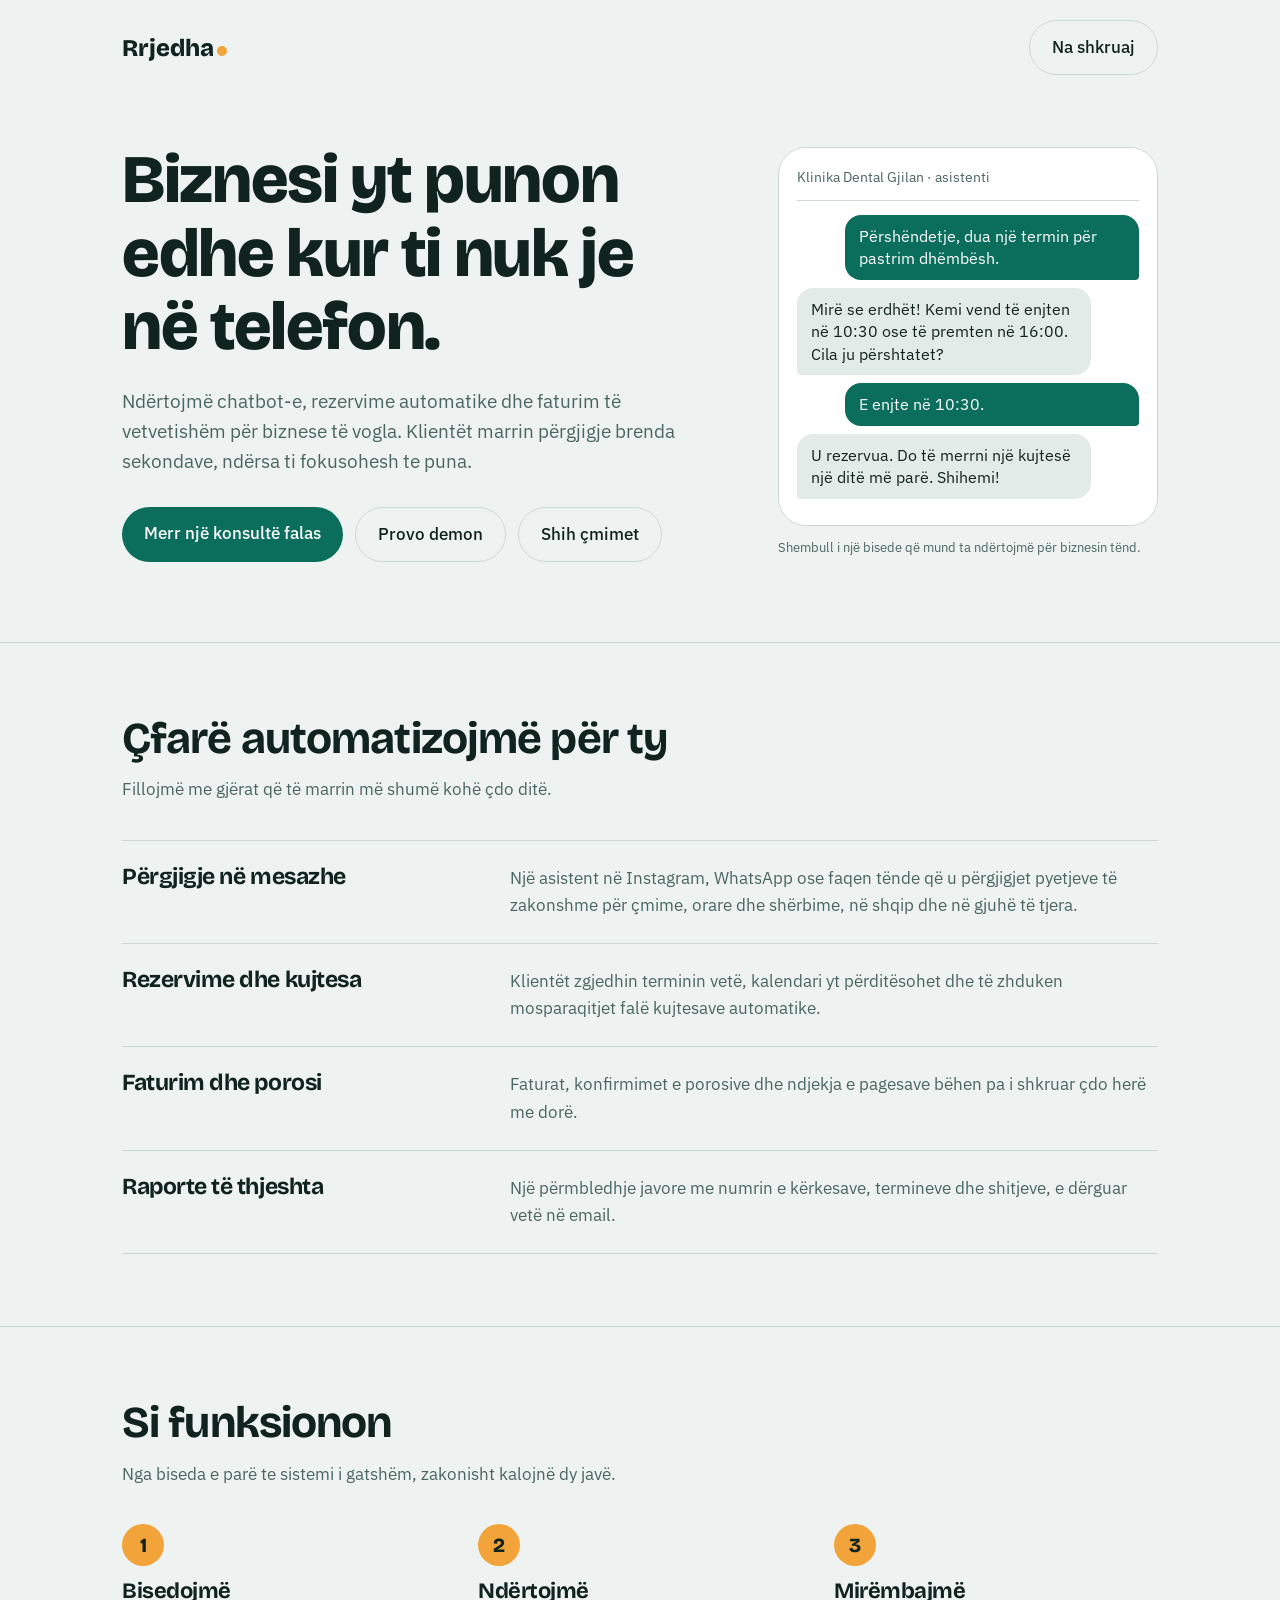
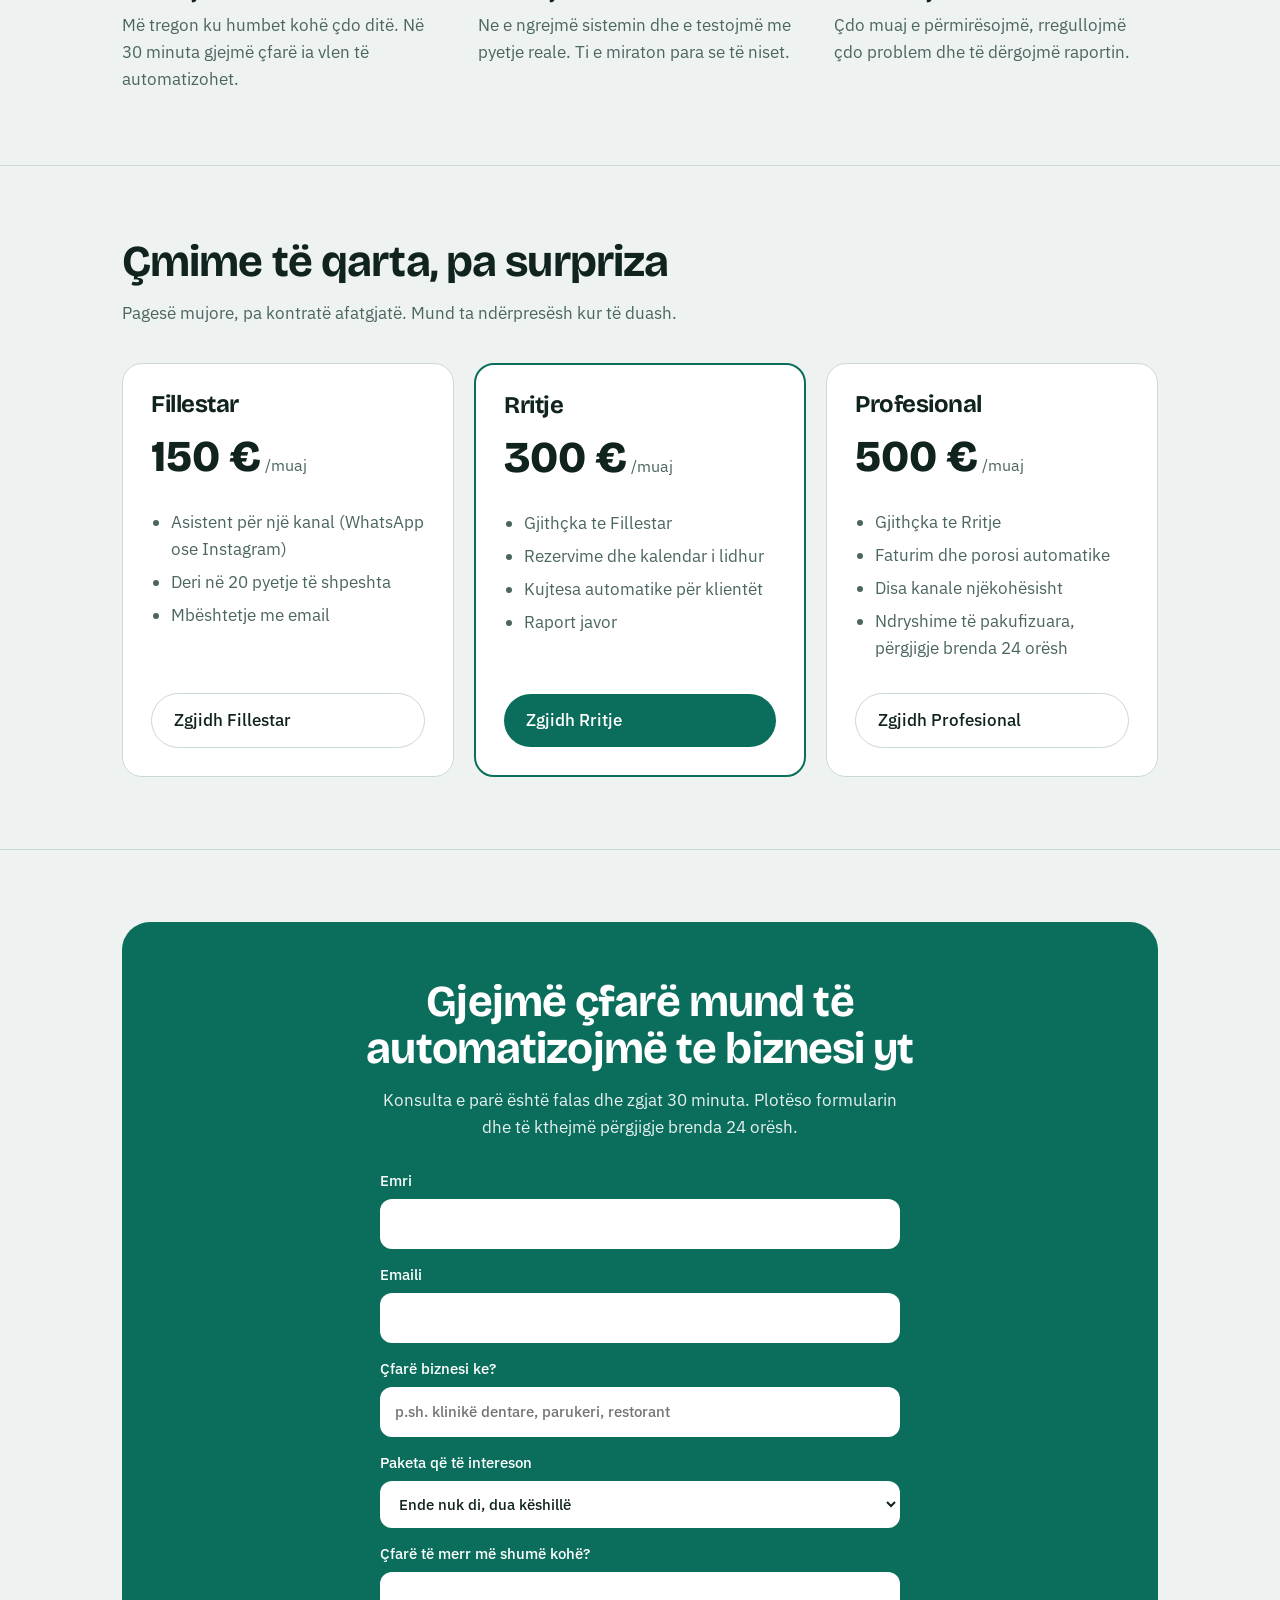
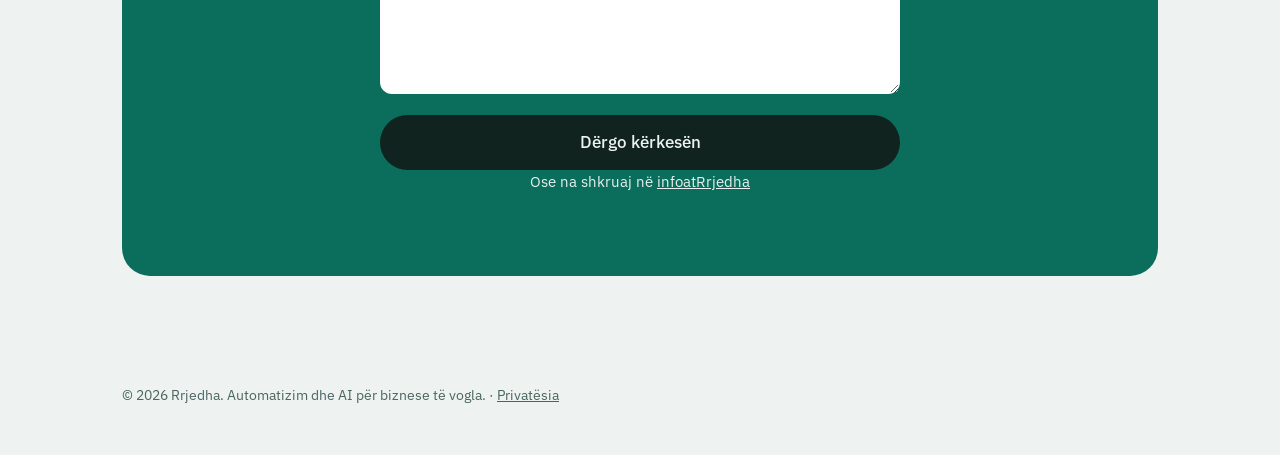
<file: index.html>
<!DOCTYPE html>
<html lang="sq">
<head>
<meta charset="utf-8">
<meta name="viewport" content="width=device-width, initial-scale=1, viewport-fit=cover">
<meta name="description" content="Rrjedha ndërton chatbot-e, rezervime dhe faturim automatik për biznese të vogla. Konsultë e parë falas.">
<title>Rrjedha – Automatizim dhe AI për biznese</title>
<link rel="preconnect" href="https://fonts.googleapis.com">
<link href="https://fonts.googleapis.com/css2?family=Bricolage+Grotesque:wght@500;700;800&family=IBM+Plex+Sans:wght@400;500&display=swap" rel="stylesheet">
<link rel="icon" href="favicon.svg" type="image/svg+xml">
<link rel="icon" href="favicon.ico" sizes="32x32">
<link rel="apple-touch-icon" href="apple-touch-icon.png">
<link rel="stylesheet" href="style.css">
</head>
<body>
<div class="wrap">
<header>
  <a class="logo" href="#">Rrjedha<i></i></a>
  <a class="btn ghost" href="#kontakt">Na shkruaj</a>
</header>

<div class="hero">
  <div>
    <h1>Biznesi yt punon edhe kur ti nuk je në telefon.</h1>
    <p>Ndërtojmë chatbot-e, rezervime automatike dhe faturim të vetvetishëm për biznese të vogla. Klientët marrin përgjigje brenda sekondave, ndërsa ti fokusohesh te puna.</p>
    <div class="cta">
      <a class="btn" href="#kontakt">Merr një konsultë falas</a>
      <a class="btn ghost" href="demo.html">Provo demon</a>
      <a class="btn ghost" href="#cmimet">Shih çmimet</a>
    </div>
  </div>
  <div>
    <div class="phone" role="img" aria-label="Shembull bisede ku një asistent automatik cakton një termin">
      <div class="top">Klinika Dental Gjilan · asistenti</div>
      <div class="msg out">Përshëndetje, dua një termin për pastrim dhëmbësh.</div>
      <div class="msg in">Mirë se erdhët! Kemi vend të enjten në 10:30 ose të premten në 16:00. Cila ju përshtatet?</div>
      <div class="msg out">E enjte në 10:30.</div>
      <div class="msg in">U rezervua. Do të merrni një kujtesë një ditë më parë. Shihemi!</div>
    </div>
    <div class="note" style="max-width:380px;margin-left:auto">Shembull i një bisede që mund ta ndërtojmë për biznesin tënd.</div>
  </div>
</div>
</div>

<section>
<div class="wrap">
  <h2>Çfarë automatizojmë për ty</h2>
  <p class="lead">Fillojmë me gjërat që të marrin më shumë kohë çdo ditë.</p>
  <div class="rows">
    <div class="row"><h3>Përgjigje në mesazhe</h3><p>Një asistent në Instagram, WhatsApp ose faqen tënde që u përgjigjet pyetjeve të zakonshme për çmime, orare dhe shërbime, në shqip dhe në gjuhë të tjera.</p></div>
    <div class="row"><h3>Rezervime dhe kujtesa</h3><p>Klientët zgjedhin terminin vetë, kalendari yt përditësohet dhe të zhduken mosparaqitjet falë kujtesave automatike.</p></div>
    <div class="row"><h3>Faturim dhe porosi</h3><p>Faturat, konfirmimet e porosive dhe ndjekja e pagesave bëhen pa i shkruar çdo herë me dorë.</p></div>
    <div class="row"><h3>Raporte të thjeshta</h3><p>Një përmbledhje javore me numrin e kërkesave, termineve dhe shitjeve, e dërguar vetë në email.</p></div>
  </div>
</div>
</section>

<section>
<div class="wrap">
  <h2>Si funksionon</h2>
  <p class="lead">Nga biseda e parë te sistemi i gatshëm, zakonisht kalojnë dy javë.</p>
  <div class="steps">
    <div><h3>Bisedojmë</h3><p>Më tregon ku humbet kohë çdo ditë. Në 30 minuta gjejmë çfarë ia vlen të automatizohet.</p></div>
    <div><h3>Ndërtojmë</h3><p>Ne e ngrejmë sistemin dhe e testojmë me pyetje reale. Ti e miraton para se të niset.</p></div>
    <div><h3>Mirëmbajmë</h3><p>Çdo muaj e përmirësojmë, rregullojmë çdo problem dhe të dërgojmë raportin.</p></div>
  </div>
</div>
</section>

<section id="cmimet">
<div class="wrap">
  <h2>Çmime të qarta, pa surpriza</h2>
  <p class="lead">Pagesë mujore, pa kontratë afatgjatë. Mund ta ndërpresësh kur të duash.</p>
  <div class="plans">
    <div class="plan">
      <h3>Fillestar</h3>
      <div class="price">150 €<small> /muaj</small></div>
      <ul><li>Asistent për një kanal (WhatsApp ose Instagram)</li><li>Deri në 20 pyetje të shpeshta</li><li>Mbështetje me email</li></ul>
      <a class="btn ghost" href="#kontakt" data-plan="Fillestar – 150 € në muaj">Zgjidh Fillestar</a>
    </div>
    <div class="plan main">
      <h3>Rritje</h3>
      <div class="price">300 €<small> /muaj</small></div>
      <ul><li>Gjithçka te Fillestar</li><li>Rezervime dhe kalendar i lidhur</li><li>Kujtesa automatike për klientët</li><li>Raport javor</li></ul>
      <a class="btn" href="#kontakt" data-plan="Rritje – 300 € në muaj">Zgjidh Rritje</a>
    </div>
    <div class="plan">
      <h3>Profesional</h3>
      <div class="price">500 €<small> /muaj</small></div>
      <ul><li>Gjithçka te Rritje</li><li>Faturim dhe porosi automatike</li><li>Disa kanale njëkohësisht</li><li>Ndryshime të pakufizuara, përgjigje brenda 24 orësh</li></ul>
      <a class="btn ghost" href="#kontakt" data-plan="Profesional – 500 € në muaj">Zgjidh Profesional</a>
    </div>
  </div>
</div>
</section>

<section id="kontakt">
<div class="wrap">
  <div class="final">
    <h2>Gjejmë çfarë mund të automatizojmë te biznesi yt</h2>
    <p>Konsulta e parë është falas dhe zgjat 30 minuta. Plotëso formularin dhe të kthejmë përgjigje brenda 24 orësh.</p>
    <form action="https://formspree.io/f/VENDOS_ID_KETU" method="POST">
      <label>Emri<input name="emri" required autocomplete="name"></label>
      <label>Emaili<input type="email" name="email" required autocomplete="email"></label>
      <label>Çfarë biznesi ke?<input name="biznesi" placeholder="p.sh. klinikë dentare, parukeri, restorant"></label>
      <label>Paketa që të intereson
        <select name="paketa" id="paketa">
          <option value="Ende nuk di">Ende nuk di, dua këshillë</option>
          <option>Fillestar – 150 € në muaj</option>
          <option>Rritje – 300 € në muaj</option>
          <option>Profesional – 500 € në muaj</option>
        </select>
      </label>
      <label>Çfarë të merr më shumë kohë?<textarea name="mesazhi" rows="4"></textarea></label>
      <input type="text" name="_gotcha" style="display:none" tabindex="-1" autocomplete="off">
      <button type="submit">Dërgo kërkesën</button>
    </form>
    <p class="alt">Ose na shkruaj në <a href="rrjedhacom@gmail.com">infoatRrjedha</a></p>
  </div>
</div>
</section>

<div class="wrap"><footer>© 2026 Rrjedha. Automatizim dhe AI për biznese të vogla. · <a href="privatesia.html">Privatësia</a></footer></div>
<script>
document.querySelectorAll("[data-plan]").forEach(function(a){
  a.addEventListener("click",function(){
    var sel=document.getElementById("paketa");
    if(sel){sel.value=a.getAttribute("data-plan");}
  });
});
</script>
</body>
</html>
</file>
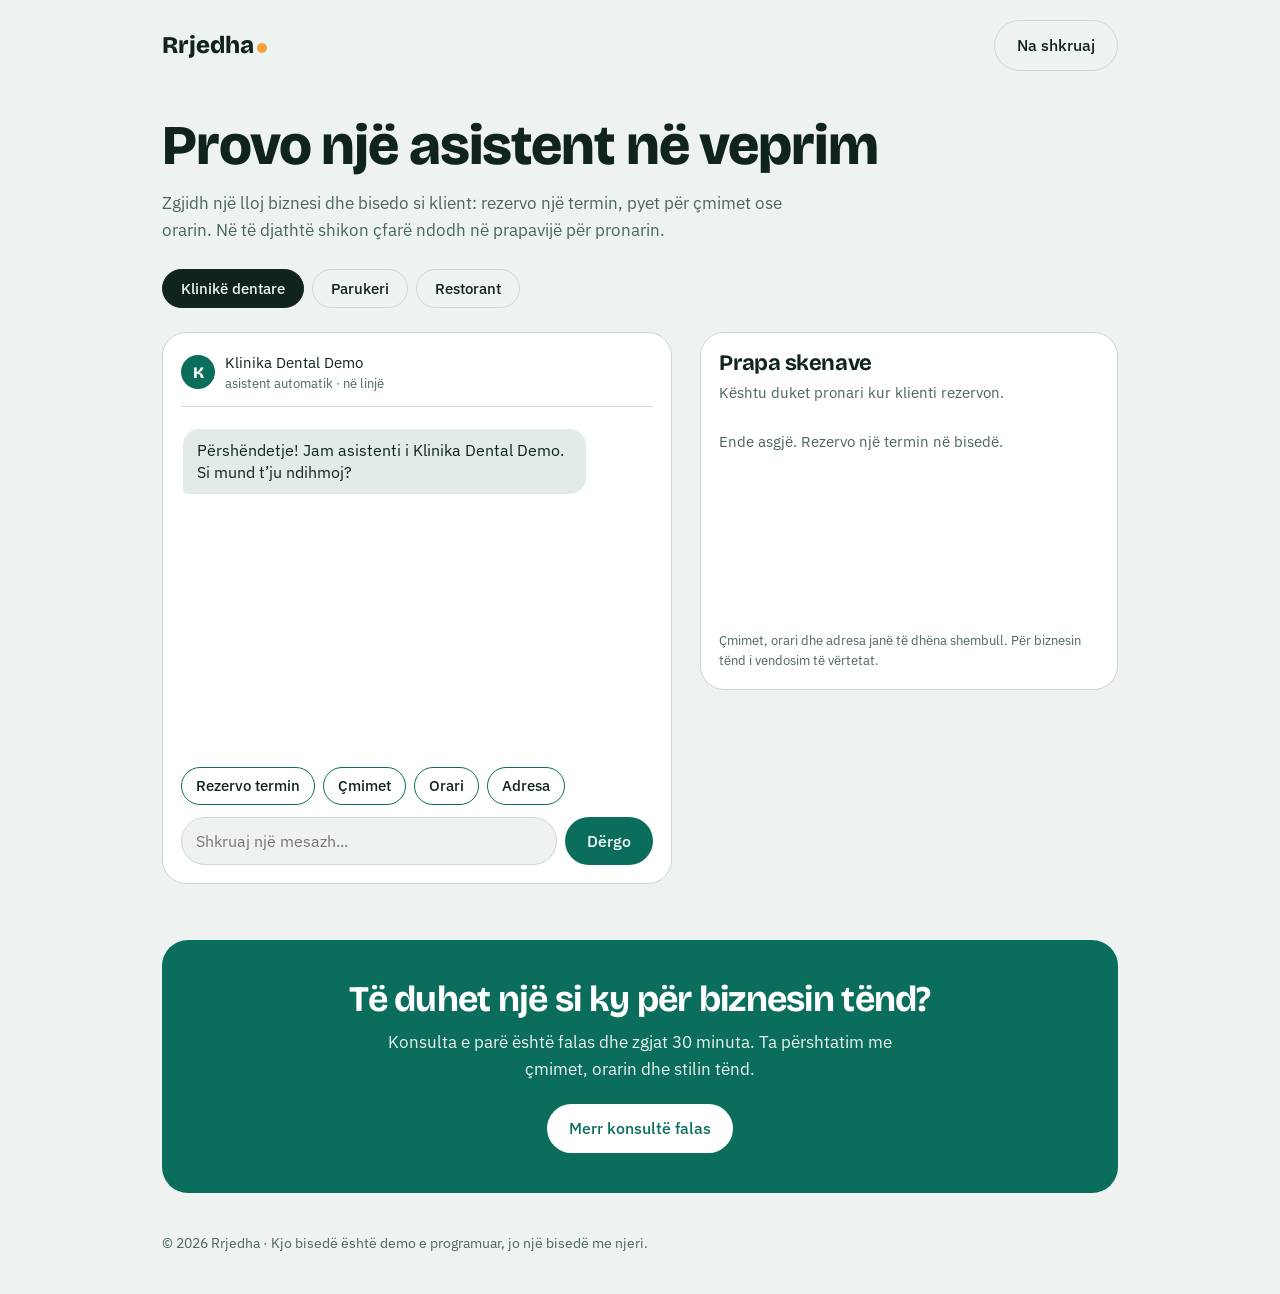
<file: demo.html>
<!DOCTYPE html>
<html lang="sq">
<head>
<meta charset="utf-8">
<meta name="viewport" content="width=device-width, initial-scale=1, viewport-fit=cover">
<meta name="description" content="Provo një asistent automatik për rezervime, siç do ta kishte biznesi yt.">
<title>Demo e gjallë – Rrjedha</title>
<link rel="icon" href="favicon.svg" type="image/svg+xml">
<link rel="icon" href="favicon.ico" sizes="32x32">
<link rel="apple-touch-icon" href="apple-touch-icon.png">
<link href="https://fonts.googleapis.com/css2?family=Bricolage+Grotesque:wght@500;700;800&family=IBM+Plex+Sans:wght@400;500&display=swap" rel="stylesheet">
<style>
:root{--bg:#EEF3F1;--surface:#FFFFFF;--ink:#10231F;--muted:#4B6560;--line:#CBD9D4;--accent:#0B6E5C;--accent-ink:#FFFFFF;--hot:#F2A33A;--in:#E3EBE8;--out:#0B6E5C;--out-ink:#FFFFFF;box-sizing:border-box;padding-top:env(safe-area-inset-top,0px);padding-bottom:env(safe-area-inset-bottom,0px)}
@media (prefers-color-scheme:dark){:root:not([data-theme="light"]){--bg:#0D1816;--surface:#142421;--ink:#E8F1EE;--muted:#9DB5AF;--line:#274038;--accent:#3FC3A6;--accent-ink:#06211B;--in:#1D322D;--out:#3FC3A6;--out-ink:#06211B}}
:root[data-theme="dark"]{--bg:#0D1816;--surface:#142421;--ink:#E8F1EE;--muted:#9DB5AF;--line:#274038;--accent:#3FC3A6;--accent-ink:#06211B;--in:#1D322D;--out:#3FC3A6;--out-ink:#06211B}
html{scroll-padding-top:env(safe-area-inset-top,0px)}
*{box-sizing:border-box}
body{margin:0;background:var(--bg);color:var(--ink);font:400 17px/1.55 "IBM Plex Sans",system-ui,sans-serif}
h1,h2,h3{font-family:"Bricolage Grotesque","Helvetica Neue",Arial,sans-serif;line-height:1.1;margin:0;letter-spacing:-.02em}
a{color:inherit}
.wrap{max-width:1000px;margin:0 auto;padding:0 22px}
header{display:flex;justify-content:space-between;align-items:center;padding:20px 0}
.logo{font:800 24px "Bricolage Grotesque",sans-serif;text-decoration:none}
.logo i{display:inline-block;width:10px;height:10px;border-radius:50%;background:var(--hot);margin-left:3px}
.btn{display:inline-block;background:var(--accent);color:var(--accent-ink);padding:12px 22px;border-radius:999px;font-weight:500;text-decoration:none;border:0;font-family:inherit;font-size:16px;cursor:pointer}
.btn.ghost{background:transparent;color:var(--ink);border:1.5px solid var(--line)}
:focus-visible{outline:3px solid var(--hot);outline-offset:3px}
h1{font-size:clamp(34px,5.5vw,56px);font-weight:800;margin:24px 0 14px}
.lead{color:var(--muted);max-width:38em;margin:0 0 26px}
.tabs{display:flex;gap:8px;flex-wrap:wrap;margin-bottom:24px}
.tab{border:1.5px solid var(--line);background:transparent;color:var(--ink);padding:9px 18px;border-radius:999px;font:500 15px "IBM Plex Sans",sans-serif;cursor:pointer}
.tab[aria-pressed="true"]{background:var(--ink);color:var(--bg);border-color:var(--ink)}
.demo{display:grid;grid-template-columns:minmax(0,1.1fr) minmax(0,.9fr);gap:28px;align-items:start}
.phone,.panel{background:var(--surface);border:1.5px solid var(--line);border-radius:24px;padding:18px}
.top{display:flex;align-items:center;gap:10px;padding-bottom:12px;border-bottom:1px solid var(--line);margin-bottom:10px;font-size:15px}
.av{width:34px;height:34px;border-radius:50%;background:var(--accent);color:var(--accent-ink);display:grid;place-items:center;font:800 16px "Bricolage Grotesque",sans-serif}
.top small{display:block;color:var(--muted);font-size:12.5px}
#msgs{height:340px;overflow-y:auto;padding:4px 2px}
.msg{padding:10px 14px;border-radius:16px;margin:8px 0;max-width:86%;font-size:15.5px;line-height:1.45}
.in{background:var(--in);border-bottom-left-radius:4px}
.out{background:var(--out);color:var(--out-ink);margin-left:auto;border-bottom-right-radius:4px}
#quick{display:flex;flex-wrap:wrap;gap:8px;padding:10px 0 4px;min-height:52px}
#quick button{border:1.5px solid var(--accent);background:transparent;color:var(--ink);padding:8px 14px;border-radius:999px;font:500 14.5px "IBM Plex Sans",sans-serif;cursor:pointer}
#quick button:hover{background:var(--accent);color:var(--accent-ink)}
.send{display:flex;gap:8px;margin-top:8px}
.send input{flex:1;min-width:0;font:inherit;font-size:15.5px;padding:11px 14px;border-radius:999px;border:1.5px solid var(--line);background:var(--bg);color:var(--ink)}
.panel h2{font-size:22px;margin-bottom:6px}
.panel p{color:var(--muted);font-size:15px;margin:0 0 14px}
#log{list-style:none;padding:0;margin:0;min-height:200px}
#log li{padding:11px 0;border-top:1px solid var(--line);font-size:15px}
#log li b{display:block;font-size:12.5px;letter-spacing:.04em;text-transform:uppercase;color:var(--accent);margin-bottom:2px}
.empty{color:var(--muted);border:0!important}
.note{font-size:13px;color:var(--muted);margin-top:12px}
.final{margin:56px 0 40px;background:var(--accent);color:var(--accent-ink);border-radius:26px;padding:40px 28px;text-align:center}
.final h2{font-size:clamp(26px,4vw,36px);margin-bottom:10px}
.final p{margin:0 auto 22px;max-width:30em;opacity:.92}
.final .btn{background:var(--accent-ink);color:var(--accent)}
footer{padding:0 0 40px;color:var(--muted);font-size:14px}
@media (max-width:820px){.demo{grid-template-columns:1fr}}
</style>
</head>
<body>
<div class="wrap">
<header><a class="logo" href="index.html">Rrjedha<i></i></a><a class="btn ghost" href="index.html#kontakt">Na shkruaj</a></header>

<h1>Provo një asistent në veprim</h1>
<p class="lead">Zgjidh një lloj biznesi dhe bisedo si klient: rezervo një termin, pyet për çmimet ose orarin. Në të djathtë shikon çfarë ndodh në prapavijë për pronarin.</p>

<div class="tabs" role="group" aria-label="Lloji i biznesit">
  <button class="tab" data-b="klinike" aria-pressed="true">Klinikë dentare</button>
  <button class="tab" data-b="paruke" aria-pressed="false">Parukeri</button>
  <button class="tab" data-b="restorant" aria-pressed="false">Restorant</button>
</div>

<div class="demo">
  <div class="phone">
    <div class="top"><div class="av" id="av">K</div><div><span id="bname"></span><small>asistent automatik · në linjë</small></div></div>
    <div id="msgs" aria-live="polite"></div>
    <div id="quick"></div>
    <div class="send"><input id="txt" placeholder="Shkruaj një mesazh..." aria-label="Mesazhi yt" autocomplete="off"><button class="btn" id="go">Dërgo</button></div>
  </div>
  <div class="panel">
    <h2>Prapa skenave</h2>
    <p>Kështu duket pronari kur klienti rezervon.</p>
    <ul id="log"><li class="empty">Ende asgjë. Rezervo një termin në bisedë.</li></ul>
    <div class="note">Çmimet, orari dhe adresa janë të dhëna shembull. Për biznesin tënd i vendosim të vërtetat.</div>
  </div>
</div>

<div class="final">
  <h2>Të duhet një si ky për biznesin tënd?</h2>
  <p>Konsulta e parë është falas dhe zgjat 30 minuta. Ta përshtatim me çmimet, orarin dhe stilin tënd.</p>
  <a class="btn" href="index.html#kontakt">Merr konsultë falas</a>
</div>
<footer>© 2026 Rrjedha · Kjo bisedë është demo e programuar, jo një bisedë me njeri.</footer>
</div>

<script>
const DAYS=["E enjte","E premte","E shtunë"], TIMES=["10:30","13:00","16:30"];
const BIZ={
 klinike:{name:"Klinika Dental Demo",av:"K",book:"Rezervo termin",ask:"Cilin shërbim dëshironi?",opts:[["Pastrim dhëmbësh","30 €"],["Kontroll","15 €"],["Zbardhim","120 €"]],hours:"E hënë – e premte 09:00–18:00, e shtunë 09:00–14:00.",addr:"Rruga Shembull 12, Prishtinë.",what:"termini"},
 paruke:{name:"Salon Demo",av:"S",book:"Rezervo termin",ask:"Çfarë shërbimi dëshironi?",opts:[["Qethje","8 €"],["Ngjyrosje","35 €"],["Make-up","25 €"]],hours:"E hënë – e shtunë 09:00–19:00.",addr:"Rruga Shembull 5, Prishtinë.",what:"termini"},
 restorant:{name:"Restorant Demo",av:"R",book:"Rezervo tavolinë",ask:"Për sa persona?",opts:[["2 persona",""],["4 persona",""],["6 persona ose më shumë",""]],hours:"Çdo ditë 11:00–23:00.",addr:"Sheshi Shembull 1, Prishtinë.",what:"rezervimi"}
};
const $=id=>document.getElementById(id);
let key="klinike",b=BIZ[key],st={step:"menu"},busy=false;
function add(text,cls){const d=document.createElement("div");d.className="msg "+cls;d.textContent=text;$("msgs").appendChild(d);$("msgs").scrollTop=$("msgs").scrollHeight}
function bot(text){add(text,"in")}
function setQ(list){const q=$("quick");q.innerHTML="";list.forEach(t=>{const x=document.createElement("button");x.type="button";x.textContent=t;x.onclick=()=>send(t);q.appendChild(x)})}
function menu(){st={step:"menu"};setQ([b.book,"Çmimet","Orari","Adresa"])}
function addLog(title,text){const ul=$("log");const e=ul.querySelector(".empty");if(e)e.remove();const li=document.createElement("li");const t=document.createElement("b");t.textContent=title;li.appendChild(t);li.appendChild(document.createTextNode(text));ul.appendChild(li)}
function reset(){$("msgs").innerHTML="";$("log").innerHTML='<li class="empty">Ende asgjë. Rezervo një termin në bisedë.</li>';$("bname").textContent=b.name;$("av").textContent=b.av;bot("Përshëndetje! Jam asistenti i "+b.name+". Si mund t’ju ndihmoj?");menu()}
function startBook(){st={step:"opt"};bot(b.ask);setQ(b.opts.map(o=>o[0]))}
function repeat(){if(st.step==="opt")setQ(b.opts.map(o=>o[0]));else if(st.step==="day")setQ(DAYS);else if(st.step==="time")setQ(TIMES);else if(st.step==="name")setQ([]);else menu()}
function done(){const s=st;bot("U rezervua, "+s.name+"! "+s.opt+", "+s.day+" në "+s.time+", te "+b.name+". Do të merrni një kujtesë një ditë më parë.");
 addLog("Kalendari",s.day+" · "+s.time+" · "+s.name+" · "+s.opt);
 addLog("Kujtesë","Mesazh automatik do t’i dërgohet klientit 24 orë para.");
 addLog("Njoftim","Pronari u njoftua në WhatsApp. Nuk bëri asgjë.");
 st={step:"menu"};setQ([b.book+" përsëri","Orari"])}
function respond(t){const l=t.toLowerCase();
 if(st.step==="name"){st.name=t.slice(0,40);return done()}
 if(st.step==="opt"){const o=b.opts.find(x=>l.includes(x[0].toLowerCase()));if(o){st.opt=o[0];st.step="day";bot("Mirë. Cilën ditë ju përshtatet?");return setQ(DAYS)}}
 else if(st.step==="day"){const d=DAYS.find(x=>l.includes(x.toLowerCase()));if(d){st.day=d;st.step="time";bot("Ora sa?");return setQ(TIMES)}}
 else if(st.step==="time"){const m=TIMES.find(x=>l.includes(x));if(m){st.time=m;st.step="name";bot("Në cilin emër ta shënoj "+b.what+"?");return setQ([])}}
 if(/(rezerv|termin|tavolin)/.test(l))return startBook();
 if(/(çmim|cmim|kushton|pages)/.test(l)){const has=b.opts.some(o=>o[1]);bot(has?b.opts.map(o=>o[0]+": "+o[1]).join(" · "):"Rezervimi është falas. Çmimet varen nga menuja që zgjidhni në vend.");return repeat()}
 if(/(orar|hapur|mbyll|kur )/.test(l)){bot("Orari: "+b.hours);return repeat()}
 if(/(adres|ku ndodh|lokacion|ku jeni)/.test(l)){bot("Na gjeni te: "+b.addr);return repeat()}
 bot("Këtë pyetje nuk e di ta përgjigjem vetë. E kalova te stafi dhe do t’ju kontaktojë së shpejti.");
 addLog("Pyetje e re",""+t.slice(0,80)+" (e kaluar te pronari)");repeat()}
function send(t){t=(t||"").trim();if(!t||busy)return;add(t,"out");$("txt").value="";$("quick").innerHTML="";busy=true;setTimeout(()=>{respond(t);busy=false},550)}
$("go").onclick=()=>send($("txt").value);
$("txt").addEventListener("keydown",e=>{if(e.key==="Enter")send($("txt").value)});
document.querySelectorAll(".tab").forEach(t=>t.onclick=()=>{key=t.dataset.b;b=BIZ[key];document.querySelectorAll(".tab").forEach(x=>x.setAttribute("aria-pressed",x===t));reset()});
reset();
</script>
</body>
</html>
</file>
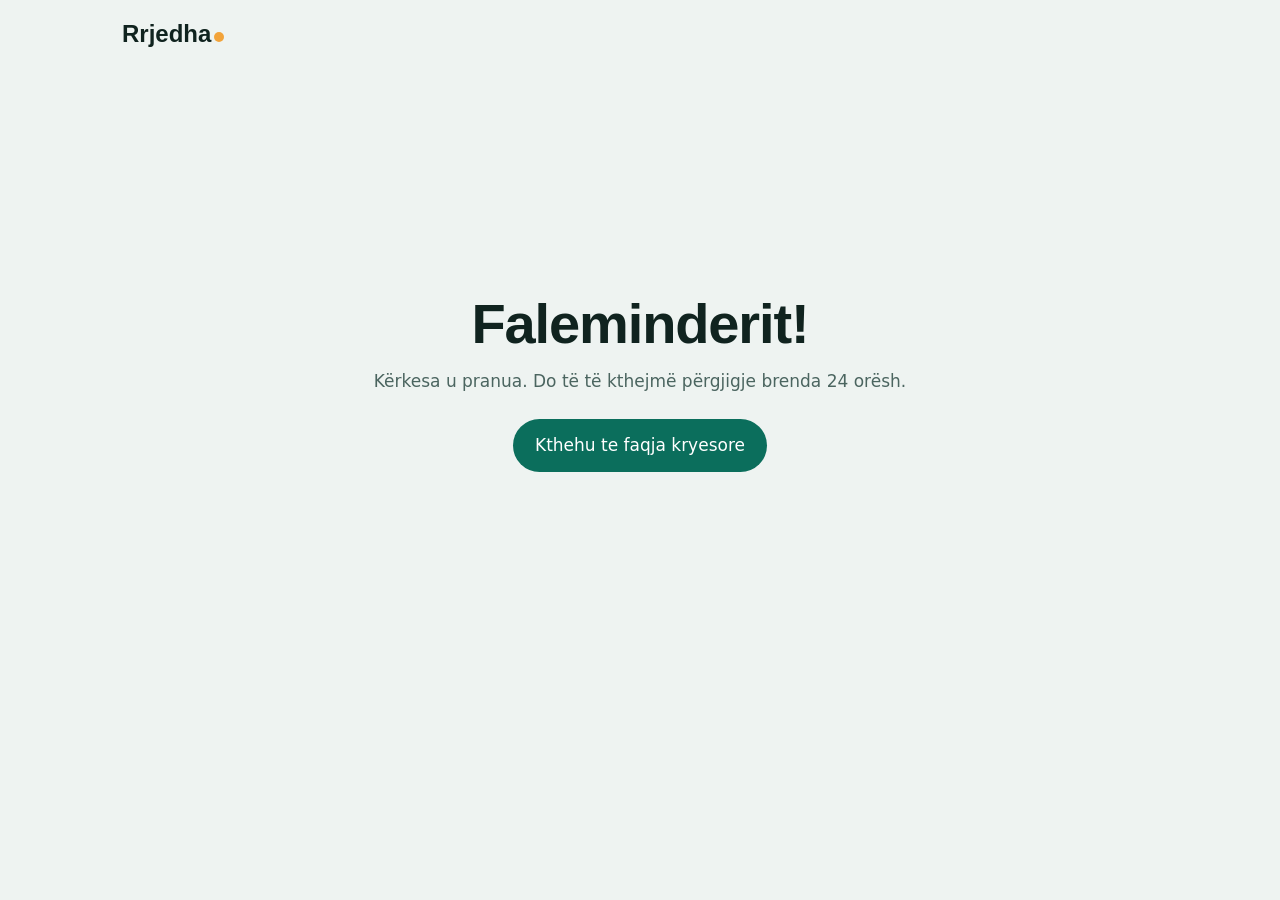
<file: faleminderit.html>
<!DOCTYPE html><html lang="sq"><head><meta charset="utf-8"><meta name="viewport" content="width=device-width, initial-scale=1, viewport-fit=cover"><title>Faleminderit – Rrjedha</title><link rel="stylesheet" href="style.css"></head><body><div class="wrap"><header><a class="logo" href="index.html">Rrjedha<i></i></a></header><div class="page"><div><h1>Faleminderit!</h1><p class="lead" style="margin:0 auto 24px">Kërkesa u pranua. Do të të kthejmë përgjigje brenda 24 orësh.</p><a class="btn" href="index.html">Kthehu te faqja kryesore</a></div></div></div></body></html>
</file>
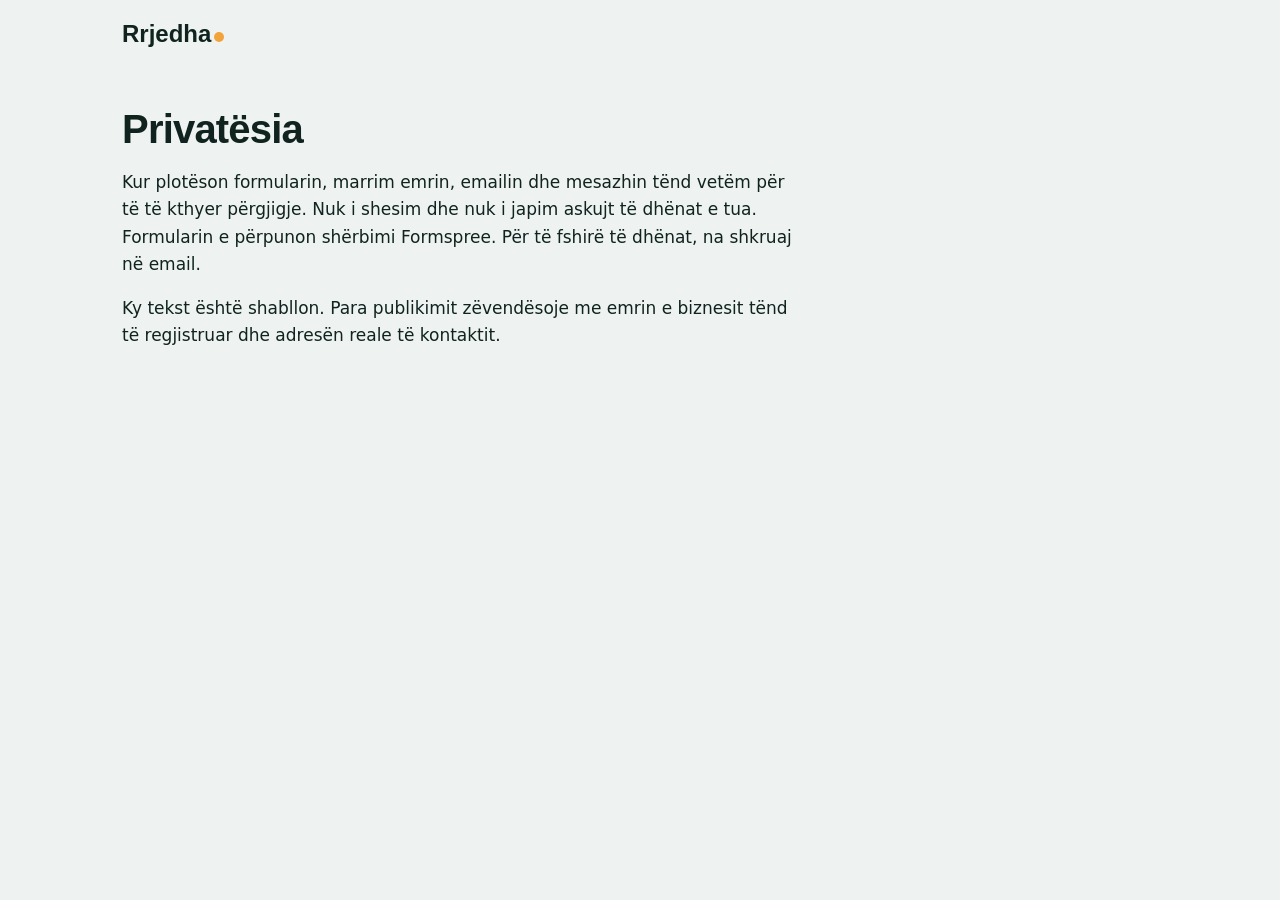
<file: privatesia.html>
<!DOCTYPE html><html lang="sq"><head><meta charset="utf-8"><meta name="viewport" content="width=device-width, initial-scale=1, viewport-fit=cover"><title>Privatësia – Rrjedha</title><link rel="stylesheet" href="style.css"></head><body><div class="wrap"><header><a class="logo" href="index.html">Rrjedha<i></i></a></header><main style="max-width:680px;padding:40px 0"><h1 style="font-size:40px;margin-bottom:18px">Privatësia</h1><p>Kur plotëson formularin, marrim emrin, emailin dhe mesazhin tënd vetëm për të të kthyer përgjigje. Nuk i shesim dhe nuk i japim askujt të dhënat e tua. Formularin e përpunon shërbimi Formspree. Për të fshirë të dhënat, na shkruaj në email.</p><p>Ky tekst është shabllon. Para publikimit zëvendësoje me emrin e biznesit tënd të regjistruar dhe adresën reale të kontaktit.</p></main></div></body></html>
</file>
<file: style.css>
:root{--bg:#EEF3F1;--surface:#FFFFFF;--ink:#10231F;--muted:#4B6560;--line:#CBD9D4;--accent:#0B6E5C;--accent-ink:#FFFFFF;--hot:#F2A33A;--bubble-in:#E3EBE8;--bubble-out:#0B6E5C;--bubble-out-ink:#FFFFFF;
box-sizing:border-box;padding-top:env(safe-area-inset-top,0px);padding-bottom:env(safe-area-inset-bottom,0px)}
@media (prefers-color-scheme:dark){:root:not([data-theme="light"]){--bg:#0D1816;--surface:#142421;--ink:#E8F1EE;--muted:#9DB5AF;--line:#274038;--accent:#3FC3A6;--accent-ink:#06211B;--hot:#F2A33A;--bubble-in:#1D322D;--bubble-out:#3FC3A6;--bubble-out-ink:#06211B}}
:root[data-theme="dark"]{--bg:#0D1816;--surface:#142421;--ink:#E8F1EE;--muted:#9DB5AF;--line:#274038;--accent:#3FC3A6;--accent-ink:#06211B;--bubble-in:#1D322D;--bubble-out:#3FC3A6;--bubble-out-ink:#06211B}
html{scroll-padding-top:env(safe-area-inset-top,0px);scroll-behavior:smooth}
*{box-sizing:border-box}
body{margin:0;background:var(--bg);color:var(--ink);font:400 17px/1.6 "IBM Plex Sans",system-ui,sans-serif}
h1,h2,h3{font-family:"Bricolage Grotesque","Helvetica Neue",Arial,sans-serif;line-height:1.08;margin:0;letter-spacing:-.02em}
a{color:inherit}
.wrap{max-width:1080px;margin:0 auto;padding:0 22px}
header{display:flex;justify-content:space-between;align-items:center;padding:20px 0}
.logo{font:800 24px "Bricolage Grotesque",sans-serif;text-decoration:none}
.logo i{display:inline-block;width:10px;height:10px;border-radius:50%;background:var(--hot);margin-left:3px}
.btn{display:inline-block;background:var(--accent);color:var(--accent-ink);padding:13px 22px;border-radius:999px;font-weight:500;text-decoration:none}
.btn:focus-visible,a:focus-visible{outline:3px solid var(--hot);outline-offset:3px}
.btn.ghost{background:transparent;color:var(--ink);border:1.5px solid var(--line)}
.hero{display:grid;grid-template-columns:1.15fr .85fr;gap:48px;align-items:center;padding:48px 0 80px}
.hero h1{font-size:clamp(38px,6vw,68px);font-weight:800}
.hero p{max-width:34em;color:var(--muted);font-size:19px;margin:22px 0 30px}
.cta{display:flex;gap:12px;flex-wrap:wrap}
.phone{background:var(--surface);border:1.5px solid var(--line);border-radius:28px;padding:18px;max-width:380px;margin-left:auto;width:100%}
.phone .top{font-size:14px;color:var(--muted);padding-bottom:12px;border-bottom:1px solid var(--line);margin-bottom:14px}
.msg{padding:10px 14px;border-radius:16px;margin:8px 0;max-width:86%;font-size:15.5px;line-height:1.45;opacity:0;animation:pop .4s forwards}
.in{background:var(--bubble-in);border-bottom-left-radius:4px}
.out{background:var(--bubble-out);color:var(--bubble-out-ink);margin-left:auto;border-bottom-right-radius:4px}
.msg:nth-of-type(1){animation-delay:.5s}.msg:nth-of-type(2){animation-delay:1.8s}.msg:nth-of-type(3){animation-delay:3.2s}.msg:nth-of-type(4){animation-delay:4.6s}
@keyframes pop{from{opacity:0;transform:translateY(8px)}to{opacity:1;transform:none}}
.note{font-size:13px;color:var(--muted);margin-top:12px}
section{padding:72px 0;border-top:1px solid var(--line)}
section h2{font-size:clamp(30px,4.2vw,44px);font-weight:700;max-width:18em}
.lead{color:var(--muted);max-width:36em;margin:14px 0 36px}
.rows{border-top:1px solid var(--line)}
.row{display:grid;grid-template-columns:minmax(0,.9fr) minmax(0,1.6fr);gap:24px;padding:24px 0;border-bottom:1px solid var(--line)}
.row h3{font-size:23px;font-weight:700}
.row p{margin:0;color:var(--muted)}
.steps{display:grid;grid-template-columns:repeat(3,1fr);gap:32px;counter-reset:s}
.steps div{counter-increment:s}
.steps div:before{content:counter(s);display:grid;place-items:center;width:42px;height:42px;border-radius:50%;background:var(--hot);color:#10231F;font:800 20px "Bricolage Grotesque",sans-serif;margin-bottom:14px}
.steps h3{font-size:22px;margin-bottom:8px}
.steps p{margin:0;color:var(--muted)}
.plans{display:grid;grid-template-columns:repeat(3,1fr);gap:20px;align-items:stretch}
.plan{background:var(--surface);border:1.5px solid var(--line);border-radius:20px;padding:28px;display:flex;flex-direction:column}
.plan.main{border-color:var(--accent);border-width:2.5px}
.plan h3{font-size:24px}
.price{font:800 44px "Bricolage Grotesque",sans-serif;margin:12px 0 4px}
.price small{font:400 16px "IBM Plex Sans",sans-serif;color:var(--muted)}
.plan ul{padding-left:20px;margin:16px 0 24px;color:var(--muted);flex:1}
.plan li{margin:6px 0}
.final{background:var(--accent);color:var(--accent-ink);border-radius:28px;padding:56px 36px;text-align:center}
.final h2{margin:0 auto 14px;max-width:16em}
.final p{margin:0 auto 26px;max-width:32em;opacity:.9}
.final .btn{background:var(--accent-ink);color:var(--accent)}
footer{padding:36px 0 48px;color:var(--muted);font-size:14px}
@media (max-width:820px){.hero{grid-template-columns:1fr;padding-bottom:56px}.phone{margin:0}.row,.steps,.plans{grid-template-columns:1fr}.row{gap:8px}}
@media (prefers-reduced-motion:reduce){.msg{animation:none;opacity:1}html{scroll-behavior:auto}}
form{display:grid;gap:14px;max-width:520px;margin:28px auto 0;text-align:left}
label{font-size:15px;font-weight:500}
input,textarea,select{width:100%;font:inherit;padding:12px 14px;border-radius:12px;border:1.5px solid var(--line);background:var(--surface);color:var(--ink);margin-top:6px}
input:focus-visible,textarea:focus-visible,select:focus-visible{outline:3px solid var(--hot);outline-offset:2px}
form button{border:0;cursor:pointer;font:inherit;font-weight:500;background:var(--ink);color:var(--bg);padding:14px 22px;border-radius:999px}
.final label{color:var(--accent-ink)}
.final input,.final textarea,.final select{border-color:transparent}
.alt{margin-top:22px;font-size:15px}
.page{min-height:70vh;display:grid;place-items:center;text-align:center}
.page h1{font-size:clamp(34px,6vw,56px);margin-bottom:14px}
</file>
